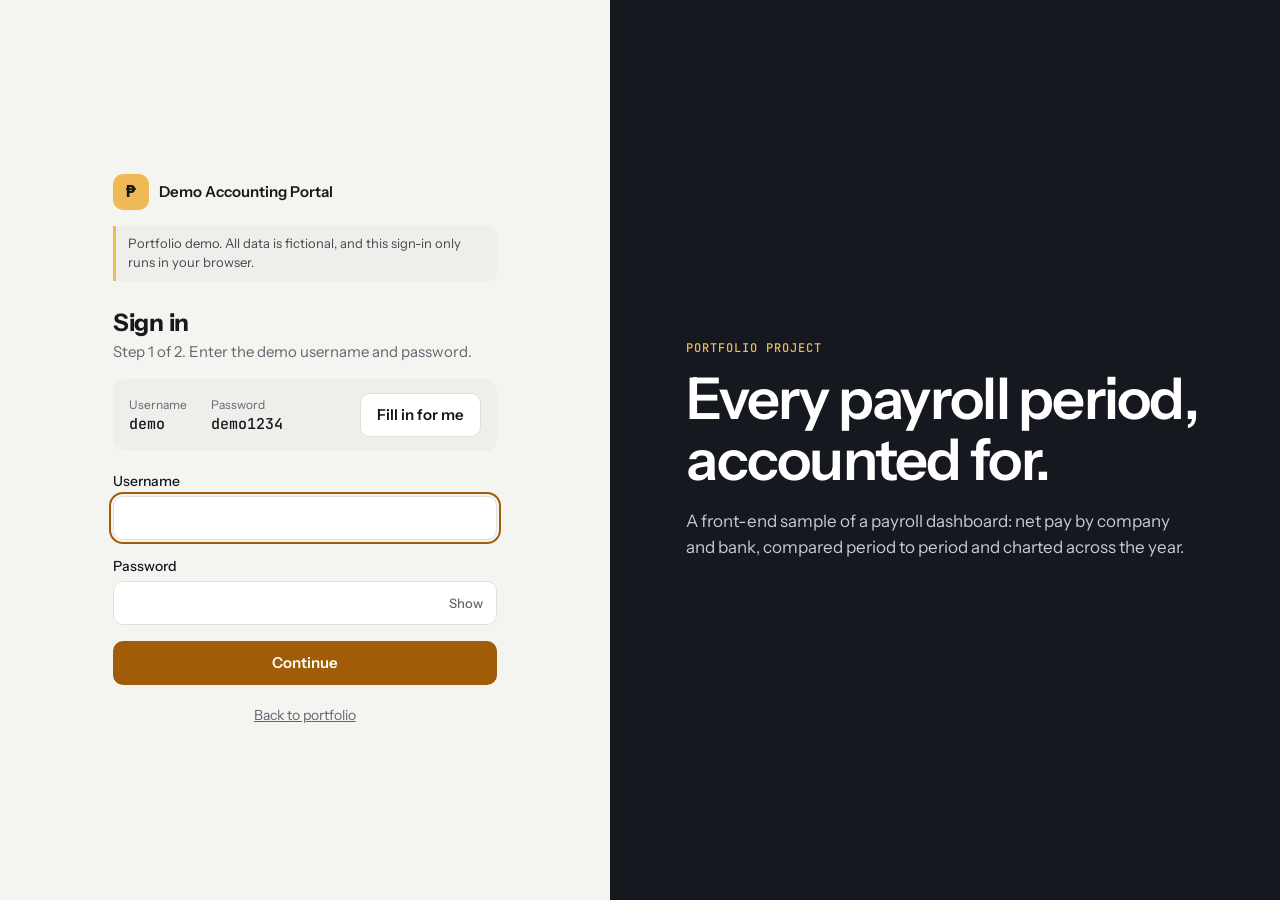
<file: accounting-demo/index.html>
<!DOCTYPE html>
<html lang="en" data-theme="light">
<head>
  <meta charset="UTF-8">
  <meta name="viewport" content="width=device-width, initial-scale=1">
  <meta name="robots" content="noindex">
  <title>Sign in | Demo Accounting Portal</title>
  <meta name="description" content="A portfolio demo of an accounting and payroll dashboard, using fictional data.">
  <script>
    try {
      var saved = localStorage.getItem('accounting-demo-theme');
      document.documentElement.dataset.theme = saved || (matchMedia('(prefers-color-scheme: dark)').matches ? 'dark' : 'light');
    } catch (e) {}
  </script>
  <link rel="preconnect" href="https://fonts.googleapis.com">
  <link rel="preconnect" href="https://fonts.gstatic.com" crossorigin>
  <link rel="stylesheet" href="https://fonts.googleapis.com/css2?family=Instrument+Sans:wght@400;500;600;700&family=JetBrains+Mono:wght@400;500;700&display=swap">
  <link rel="stylesheet" href="styles.css">
</head>
<body data-page="login">
  <main class="login">
    <section class="login-card-wrap">
      <div class="login-card">
        <p class="login-brand"><span class="brand-mark" aria-hidden="true">₱</span> Demo Accounting Portal</p>
        <p class="demo-note">Portfolio demo. All data is fictional, and this sign-in only runs in your browser.</p>

        <div id="step-password">
          <h1>Sign in</h1>
          <p class="muted">Step 1 of 2. Enter the demo username and password.</p>
          <div class="demo-creds">
            <dl>
              <div><dt>Username</dt><dd>demo</dd></div>
              <div><dt>Password</dt><dd>demo1234</dd></div>
            </dl>
            <button type="button" class="btn btn-quiet" id="fill-password">Fill in for me</button>
          </div>
          <p class="alert" id="password-error" role="alert" hidden></p>
          <form id="password-form" novalidate>
            <div class="field">
              <label for="username">Username</label>
              <input id="username" type="text" autocomplete="off" maxlength="30" autofocus>
            </div>
            <div class="field">
              <label for="password">Password</label>
              <div class="password-row">
                <input id="password" type="password" autocomplete="off">
                <button type="button" id="toggle-password" aria-pressed="false">Show</button>
              </div>
            </div>
            <button type="submit" class="btn btn-primary btn-block">Continue</button>
          </form>
        </div>

        <div id="step-code" hidden>
          <h1>Enter your code</h1>
          <p class="muted">Step 2 of 2. The real app asks for a code from an authenticator app. This demo uses a fixed one.</p>
          <div class="demo-creds">
            <dl>
              <div><dt>Demo code</dt><dd>123456</dd></div>
            </dl>
            <button type="button" class="btn btn-quiet" id="fill-code">Fill in for me</button>
          </div>
          <p class="alert" id="code-error" role="alert" hidden></p>
          <form id="code-form" novalidate>
            <div class="field">
              <label for="code">6-digit code</label>
              <input id="code" class="code-input" type="text" inputmode="numeric" autocomplete="off" maxlength="6">
            </div>
            <button type="submit" class="btn btn-primary btn-block">Verify and sign in</button>
            <button type="button" class="btn btn-text btn-block" id="back-to-password">Back</button>
          </form>
        </div>

        <p class="login-back"><a href="../">Back to portfolio</a></p>
      </div>
    </section>

    <section class="login-story" aria-label="About this demo">
      <p class="eyebrow">Portfolio project</p>
      <h2>Every payroll period, accounted for.</h2>
      <p>A front-end sample of a payroll dashboard: net pay by company and bank, compared period to period and charted across the year.</p>
    </section>
  </main>
  <script src="app.js"></script>
</body>
</html>
</file>
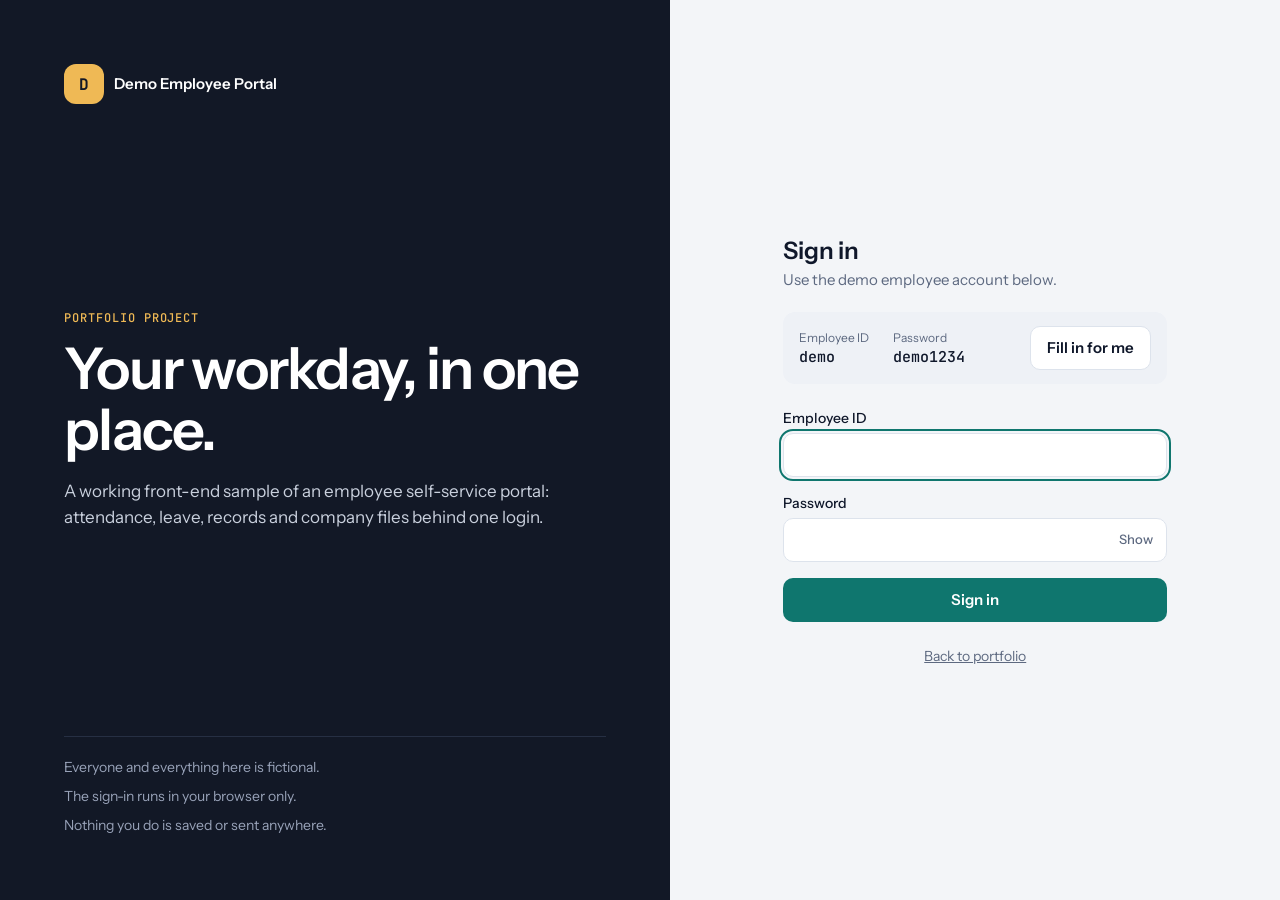
<file: portal-demo/index.html>
<!DOCTYPE html>
<html lang="en" data-theme="light">
<head>
  <meta charset="UTF-8">
  <meta name="viewport" content="width=device-width, initial-scale=1">
  <meta name="robots" content="noindex">
  <title>Sign in | Demo Employee Portal</title>
  <meta name="description" content="A portfolio demo of an employee self-service portal, using fictional data.">
  <script>
    try {
      var saved = localStorage.getItem('portal-demo-theme');
      document.documentElement.dataset.theme = saved || (matchMedia('(prefers-color-scheme: dark)').matches ? 'dark' : 'light');
    } catch (e) {}
  </script>
  <link rel="preconnect" href="https://fonts.googleapis.com">
  <link rel="preconnect" href="https://fonts.gstatic.com" crossorigin>
  <link rel="stylesheet" href="https://fonts.googleapis.com/css2?family=Instrument+Sans:wght@400;500;600;700&family=JetBrains+Mono:wght@400;500;700&display=swap">
  <link rel="stylesheet" href="styles.css">
</head>
<body data-page="login" class="login-body">
  <main class="login">
    <section class="login-story" aria-label="About this demo">
      <p class="brand"><span class="brand-mark" aria-hidden="true">D</span> Demo Employee Portal</p>
      <div>
        <p class="eyebrow">Portfolio project</p>
        <h1>Your workday, in one place.</h1>
        <p class="login-lead">A working front-end sample of an employee self-service portal: attendance, leave, records and company files behind one login.</p>
      </div>
      <ul class="login-points">
        <li>Everyone and everything here is fictional.</li>
        <li>The sign-in runs in your browser only.</li>
        <li>Nothing you do is saved or sent anywhere.</li>
      </ul>
    </section>

    <section class="login-form-wrap">
      <div class="login-card">
        <h2>Sign in</h2>
        <p class="muted">Use the demo employee account below.</p>

        <div class="demo-creds">
          <dl>
            <div><dt>Employee ID</dt><dd>demo</dd></div>
            <div><dt>Password</dt><dd>demo1234</dd></div>
          </dl>
          <button type="button" class="btn btn-quiet" id="fill-demo">Fill in for me</button>
        </div>

        <p class="alert" id="login-error" role="alert" hidden></p>

        <form id="login-form" novalidate>
          <div class="field">
            <label for="idno">Employee ID</label>
            <input id="idno" name="idno" type="text" autocomplete="off" autofocus maxlength="100">
          </div>
          <div class="field">
            <label for="password">Password</label>
            <div class="password-row">
              <input id="password" name="password" type="password" autocomplete="off">
              <button type="button" id="toggle-password" aria-pressed="false">Show</button>
            </div>
          </div>
          <button type="submit" class="btn btn-primary btn-block">Sign in</button>
        </form>

        <p class="login-back"><a href="../">Back to portfolio</a></p>
      </div>
    </section>
  </main>
  <script src="app.js"></script>
</body>
</html>
</file>
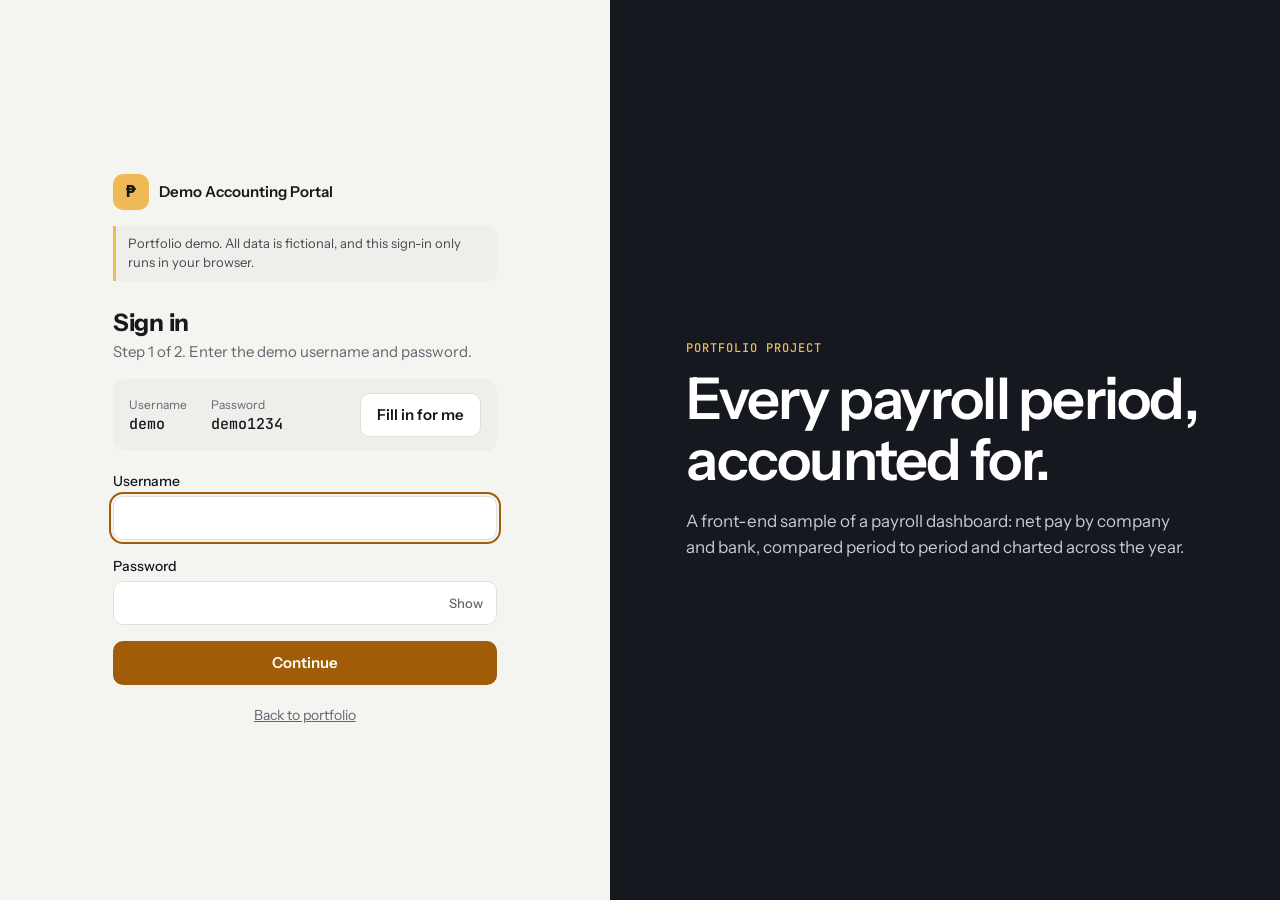
<file: accounting-demo/dashboard.html>
<!DOCTYPE html>
<html lang="en" data-theme="light">
<head>
  <meta charset="UTF-8">
  <meta name="viewport" content="width=device-width, initial-scale=1">
  <meta name="robots" content="noindex">
  <title>Dashboard | Demo Accounting Portal</title>
  <meta name="description" content="A portfolio demo of an accounting and payroll dashboard, using fictional data.">
  <script>
    // Runs before the first paint: apply the theme and send signed-out visitors to the login page
    try {
      var saved = localStorage.getItem('accounting-demo-theme');
      document.documentElement.dataset.theme = saved || (matchMedia('(prefers-color-scheme: dark)').matches ? 'dark' : 'light');
    } catch (e) {}
    try {
      if (sessionStorage.getItem('accounting-demo-auth') !== '1') location.replace('index.html');
    } catch (e) {}
  </script>
  <link rel="preconnect" href="https://fonts.googleapis.com">
  <link rel="preconnect" href="https://fonts.gstatic.com" crossorigin>
  <link rel="stylesheet" href="https://fonts.googleapis.com/css2?family=Instrument+Sans:wght@400;500;600;700&family=JetBrains+Mono:wght@400;500;700&display=swap">
  <link rel="stylesheet" href="styles.css">
</head>
<body data-page="dashboard">
  <aside class="sidebar" aria-label="Sidebar">
    <a class="sidebar-brand" href="dashboard.html"><span class="brand-mark" aria-hidden="true">₱</span> Accounting Portal</a>
    <nav id="side-menu" aria-label="Main"></nav>
    <div class="sidebar-foot">
      <div class="account-id"><strong>Morgan Reyes</strong><span>Payroll Officer</span></div>
      <a class="nav-link" href="../">Back to portfolio</a>
      <button type="button" class="nav-link" data-sign-out>Log out</button>
    </div>
  </aside>

  <dialog class="drawer" id="drawer" aria-label="Menu">
    <div class="drawer-head">
      <div class="account-id"><strong>Morgan Reyes</strong><span>Payroll Officer</span></div>
      <button type="button" class="icon-btn" id="close-drawer" aria-label="Close menu"></button>
    </div>
    <nav id="drawer-menu" aria-label="Main"></nav>
    <div class="sidebar-foot">
      <a class="nav-link" href="../">Back to portfolio</a>
      <button type="button" class="nav-link" data-sign-out>Log out</button>
    </div>
  </dialog>

  <div class="shell">
    <header class="topbar">
      <div class="topbar-left">
        <button type="button" class="icon-btn menu-btn" id="open-drawer" aria-label="Open menu"></button>
        <h1>Dashboard</h1>
      </div>
      <div class="topbar-right">
        <p class="demo-pill">Portfolio demo · fictional data</p>
        <button type="button" class="icon-btn" id="theme-toggle" aria-label="Switch theme"></button>
      </div>
    </header>

    <main class="page">
      <div class="stats">
        <section class="stat stat-hero" aria-label="Net pay this period">
          <p class="stat-label">Net pay this period</p>
          <p class="stat-value" id="net-pay"></p>
          <p class="delta" id="net-delta"></p>
          <p class="stat-foot"><span id="period-label"></span> <span class="badge" id="current-badge">Current</span></p>
        </section>
        <section class="stat" aria-label="Employees paid">
          <p class="stat-label">Employees paid</p>
          <p class="stat-value" id="employees"></p>
          <p class="stat-foot">Across 3 companies</p>
        </section>
        <section class="stat" aria-label="Net pay this year">
          <p class="stat-label" id="year-label"></p>
          <p class="stat-value" id="year-total"></p>
          <p class="stat-foot">All 3 companies</p>
        </section>
        <section class="stat" aria-label="Bank groups">
          <p class="stat-label">Bank groups</p>
          <p class="stat-value" id="bank-groups"></p>
          <p class="stat-foot">For the selected period</p>
        </section>
      </div>

      <div class="section-head">
        <div>
          <h2>Yearly overview</h2>
          <p class="muted small" id="year-sub"></p>
        </div>
        <div class="picker">
          <label for="year">Year</label>
          <select id="year"></select>
        </div>
      </div>
      <div class="graphs" id="graphs"></div>
      <details class="table-view">
        <summary>View as table</summary>
        <div class="table-scroll" tabindex="0" aria-label="Monthly net pay by company"><table id="year-table"></table></div>
      </details>

      <div class="section-head">
        <div>
          <h2>Period breakdown</h2>
          <p class="muted small">Net pay by company and bank</p>
        </div>
        <div class="picker">
          <label for="period">Payroll period</label>
          <select id="period"></select>
        </div>
      </div>
      <div class="companies" id="companies"></div>
    </main>
  </div>

  <div class="tip" id="tip" role="tooltip" hidden></div>
  <div class="toast" id="toast" role="status" aria-live="polite" hidden></div>
  <script src="app.js"></script>
</body>
</html>
</file>
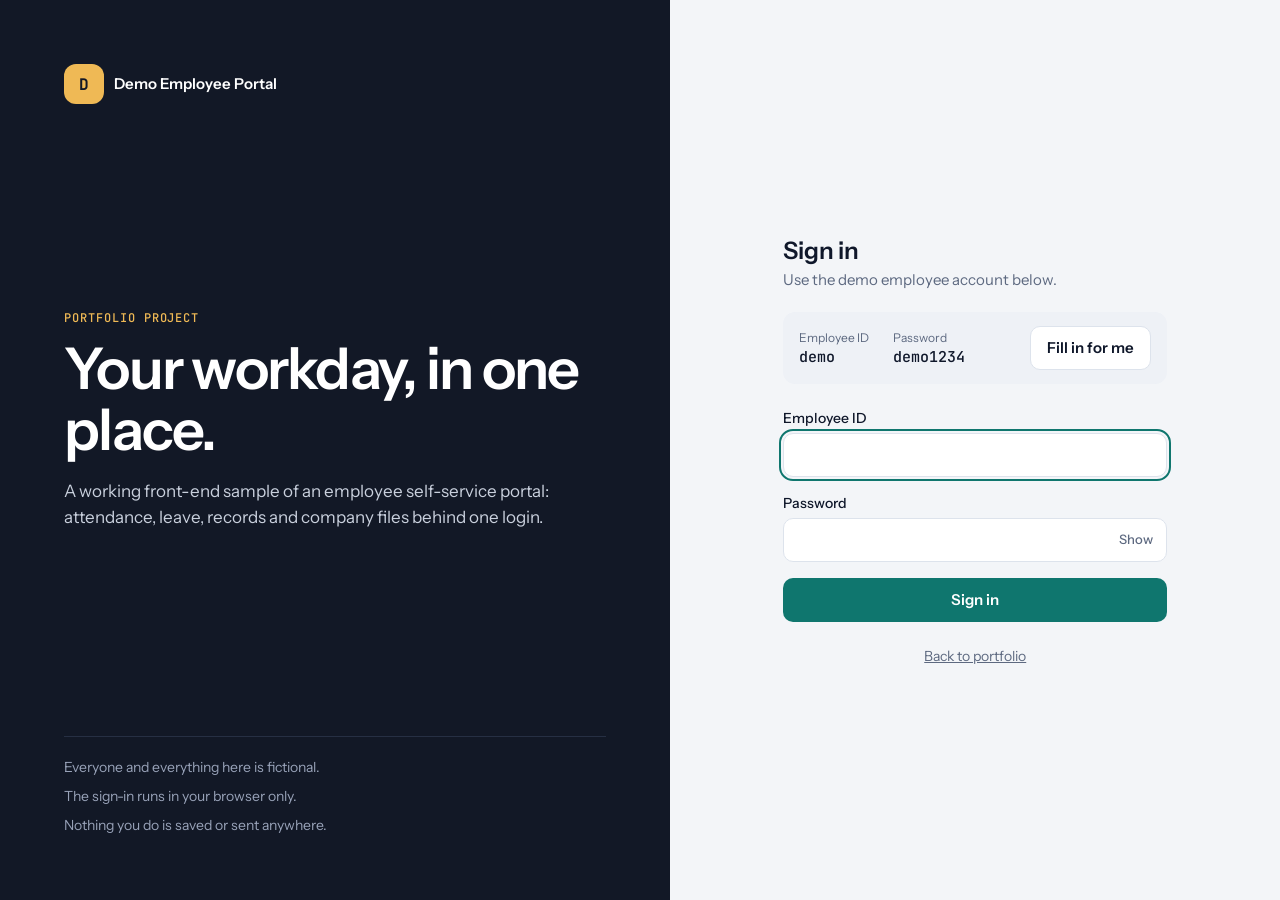
<file: portal-demo/dashboard.html>
<!DOCTYPE html>
<html lang="en" data-theme="light">
<head>
  <meta charset="UTF-8">
  <meta name="viewport" content="width=device-width, initial-scale=1">
  <meta name="robots" content="noindex">
  <title>Dashboard | Demo Employee Portal</title>
  <meta name="description" content="A portfolio demo of an employee self-service portal, using fictional data.">
  <script>
    // Runs before the first paint: apply the theme and send signed-out visitors to the login page
    try {
      var saved = localStorage.getItem('portal-demo-theme');
      document.documentElement.dataset.theme = saved || (matchMedia('(prefers-color-scheme: dark)').matches ? 'dark' : 'light');
    } catch (e) {}
    try {
      if (sessionStorage.getItem('portal-demo-auth') !== '1') location.replace('index.html');
    } catch (e) {}
  </script>
  <link rel="preconnect" href="https://fonts.googleapis.com">
  <link rel="preconnect" href="https://fonts.gstatic.com" crossorigin>
  <link rel="stylesheet" href="https://fonts.googleapis.com/css2?family=Instrument+Sans:wght@400;500;600;700&family=JetBrains+Mono:wght@400;500;700&display=swap">
  <link rel="stylesheet" href="styles.css">
</head>
<body data-page="dashboard">
  <nav class="rail" aria-label="Main">
    <a class="brand-mark" href="dashboard.html" aria-label="Demo Employee Portal home">D</a>
    <ul class="rail-menu" id="rail-menu"></ul>
    <div class="rail-foot">
      <button type="button" class="rail-btn" data-theme-toggle data-tip="Switch theme" aria-label="Switch theme"></button>
      <div class="rail-item">
        <button type="button" class="avatar" data-flyout-toggle="flyout-account" aria-expanded="false" aria-label="Account">AR</button>
        <div class="flyout flyout-up" id="flyout-account" hidden>
          <div class="account-id">
            <strong>Alex Rivera</strong>
            <span>Employee ID DEMO-0001</span>
          </div>
          <a class="menu-link" href="../">Back to portfolio</a>
          <button type="button" class="menu-link" data-sign-out>Sign out</button>
        </div>
      </div>
    </div>
  </nav>

  <header class="topbar">
    <a class="topbar-brand" href="dashboard.html"><span class="brand-mark" aria-hidden="true">D</span> Demo Portal</a>
    <div>
      <button type="button" class="rail-btn" data-theme-toggle aria-label="Switch theme"></button>
      <button type="button" class="rail-btn" id="open-drawer" aria-label="Open menu"></button>
    </div>
  </header>

  <dialog class="drawer" id="drawer" aria-label="Menu">
    <div class="drawer-head">
      <div class="account-id">
        <strong>Alex Rivera</strong>
        <span>Employee ID DEMO-0001</span>
      </div>
      <button type="button" class="icon-btn" data-close-dialog aria-label="Close menu"></button>
    </div>
    <div id="drawer-menu"></div>
    <div class="drawer-foot">
      <a class="menu-link" href="../">Back to portfolio</a>
      <button type="button" class="menu-link" data-sign-out>Sign out</button>
    </div>
  </dialog>

  <main class="page">
    <div class="greeting">
      <div>
        <p class="muted" id="today-date"></p>
        <h1 id="greeting"></h1>
        <p class="muted">Operations Associate · Operations · Sample Company</p>
      </div>
      <p class="demo-pill">Portfolio demo · fictional data · nothing is saved</p>
    </div>

    <div class="grid">
      <section class="clock span-6" aria-label="Clock">
        <div class="clock-head">
          <span class="eyebrow">Current time</span>
          <span id="clock-date"></span>
        </div>
        <p class="clock-time" id="clock-time"></p>
        <div id="clock-next"></div>
      </section>

      <section class="card span-6" aria-labelledby="today-heading">
        <h2 id="today-heading">Today</h2>
        <ol class="steps" id="steps"></ol>
        <div class="step-buttons" id="step-buttons"></div>
      </section>

      <section class="card profile span-8" aria-label="Profile">
        <div class="identity" id="identity"></div>
        <div class="details">
          <div class="tabs" role="tablist" aria-label="Profile details" id="tabs"></div>
          <div id="panels"></div>
        </div>
      </section>

      <section class="card span-4" aria-labelledby="cutoff-heading">
        <div class="card-head">
          <h2 id="cutoff-heading">This cut-off</h2>
          <span class="muted small" id="cutoff-range"></span>
        </div>
        <div class="ring-row">
          <svg viewBox="0 0 140 140" class="ring" role="img" id="ring"></svg>
          <ul class="legend-list" id="cutoff-legend"></ul>
        </div>
        <div class="stat-strip">
          <span>Paid hours so far</span>
          <strong id="paid-hours"></strong>
        </div>
      </section>

      <section class="card span-6" aria-labelledby="year-heading">
        <div class="card-head">
          <h2 id="year-heading"></h2>
          <span class="muted small" id="year-days"></span>
        </div>
        <p class="hero"><strong id="present-rate"></strong> present</p>
        <ul class="legend-inline" id="year-legend"></ul>
        <div class="bars" id="bars"></div>
        <details class="table-view">
          <summary>View as table</summary>
          <div class="table-scroll" tabindex="0" aria-label="Attendance by month"><table id="year-table"></table></div>
        </details>
      </section>

      <section class="card span-6" aria-labelledby="leave-heading">
        <div class="card-head">
          <h2 id="leave-heading">Leave credits</h2>
          <span class="muted small" id="leave-period"></span>
        </div>
        <div class="leave" id="leave"></div>
      </section>

      <section class="card span-6 scroll-card" aria-labelledby="ann-heading">
        <div class="card-head">
          <h2 id="ann-heading">Announcements</h2>
          <span class="badge" id="unread"></span>
        </div>
        <div class="scroll" id="announcements" tabindex="0" aria-label="All announcements"></div>
      </section>

      <section class="card span-6 scroll-card" aria-labelledby="points-heading">
        <div class="card-head">
          <h2 id="points-heading">Points breakdown</h2>
          <span class="muted small" id="points-total"></span>
        </div>
        <div class="scroll" id="points" tabindex="0" aria-label="Points by month"></div>
      </section>
    </div>
  </main>

  <dialog class="confirm" id="confirm" aria-labelledby="confirm-title">
    <h2 id="confirm-title"></h2>
    <p>Are you sure you want to proceed?</p>
    <div class="confirm-actions">
      <button type="button" class="btn btn-quiet" data-close-dialog>Cancel</button>
      <button type="button" class="btn btn-primary" id="confirm-submit">Submit</button>
    </div>
  </dialog>

  <div class="tip" id="tip" role="tooltip" hidden></div>
  <div class="toast" id="toast" role="status" aria-live="polite" hidden></div>
  <script src="app.js"></script>
</body>
</html>
</file>
<file: accounting-demo/styles.css>
:root {
  color-scheme: light;
  --page: #f4f4f1;
  --surface: #ffffff;
  --muted-bg: #efeeea;
  --line: #e0dfd9;
  --ink: #17181c;
  --body: #45474f;
  --subtle: #63656e;
  --side: #16181f;
  --accent: #a15c07;
  --accent-fg: #ffffff;
  --amber: #efb955;
  --error-bg: #fdecec;
  --error: #a32020;
  --series-a: #2a78d6;
  --series-b: #eb6834;
  --series-c: #1baf7a;
  --sans: "Instrument Sans", system-ui, -apple-system, "Segoe UI", sans-serif;
  --mono: "JetBrains Mono", ui-monospace, Menlo, Consolas, monospace;
}

:root[data-theme="dark"] {
  color-scheme: dark;
  --page: #0e1014;
  --surface: #171a21;
  --muted-bg: #20242d;
  --line: #2b303b;
  --ink: #f2f2ef;
  --body: #cdced3;
  --subtle: #9ea1ab;
  --side: #090b0f;
  --accent: #efb955;
  --accent-fg: #17181c;
  --error-bg: #3a1b1f;
  --error: #ffb4b4;
  --series-a: #3987e5;
  --series-b: #d95926;
  --series-c: #199e70;
}

* { box-sizing: border-box; }
[hidden] { display: none !important; }
html { -webkit-text-size-adjust: 100%; }
body { margin: 0; min-height: 100vh; background: var(--page); color: var(--body); font: 400 15px/1.5 var(--sans); -webkit-font-smoothing: antialiased; }
h1, h2, h3, p, ul, ol, dl, dd { margin: 0; padding: 0; }
ul, ol { list-style: none; }
h1, h2, h3 { color: var(--ink); }
a { color: inherit; }
button, input, select { font: inherit; color: inherit; }
button { cursor: pointer; background: none; border: 0; padding: 0; }
:focus-visible { outline: 2px solid var(--accent); outline-offset: 2px; }
svg.icon { width: 18px; height: 18px; fill: none; stroke: currentColor; stroke-width: 1.8; stroke-linecap: round; stroke-linejoin: round; flex: none; }

.muted { color: var(--subtle); }
.small { font-size: .8125rem; }
.eyebrow { font: 500 .75rem/1.4 var(--mono); letter-spacing: .08em; text-transform: uppercase; color: var(--amber); }
.brand-mark { display: inline-flex; align-items: center; justify-content: center; flex: none; width: 36px; height: 36px; border-radius: 10px; background: var(--amber); color: #17181c; font-weight: 700; }

.btn { display: inline-flex; align-items: center; justify-content: center; min-height: 44px; padding: 0 1rem; border-radius: 10px; font-weight: 600; transition: filter .15s; }
.btn-primary { background: var(--accent); color: var(--accent-fg); }
.btn-primary:hover { filter: brightness(1.08); }
.btn-quiet { background: var(--surface); border: 1px solid var(--line); color: var(--ink); }
.btn-quiet:hover { filter: brightness(.97); }
.btn-text { color: var(--subtle); font-weight: 500; }
.btn-text:hover { color: var(--ink); }
.btn-block { width: 100%; }

/* Login */
.login { min-height: 100vh; display: grid; grid-template-columns: minmax(0, 1fr) minmax(0, 1.1fr); }
.login-card-wrap { display: flex; align-items: center; justify-content: center; padding: 2rem 16px; }
.login-card { width: min(100%, 24rem); }
.login-brand { display: flex; align-items: center; gap: .625rem; color: var(--ink); font-weight: 600; }
.demo-note { margin-top: 1rem; padding: .5rem .75rem; border-left: 3px solid var(--amber); background: var(--muted-bg); border-radius: 0 8px 8px 0; font-size: .8125rem; }
.login-card h1 { margin-top: 1.5rem; font-size: 1.5rem; letter-spacing: -.01em; }
.demo-creds { display: flex; flex-wrap: wrap; align-items: center; justify-content: space-between; gap: .75rem; margin-top: 1rem; padding: .875rem 1rem; border-radius: 12px; background: var(--muted-bg); }
.demo-creds dl { display: flex; gap: 1.5rem; }
.demo-creds dt { font-size: .75rem; color: var(--subtle); }
.demo-creds dd { font: 500 .9375rem var(--mono); color: var(--ink); }
.alert { margin-top: 1rem; padding: .625rem .875rem; border-radius: 10px; background: var(--error-bg); color: var(--error); font-size: .875rem; }
#password-form, #code-form { display: grid; gap: 1rem; margin-top: 1.25rem; }
#code-form { gap: .75rem; }
.field label { display: block; margin-bottom: .25rem; font-size: .875rem; font-weight: 500; color: var(--ink); }
.field input { width: 100%; min-height: 44px; padding: 0 .75rem; border: 1px solid var(--line); border-radius: 10px; background: var(--surface); color: var(--ink); font-size: 1rem; }
.field .code-input { min-height: 56px; text-align: center; font: 500 1.5rem var(--mono); letter-spacing: .35em; padding-left: calc(.75rem + .35em); }
.password-row { position: relative; }
.password-row input { padding-right: 4rem; }
.password-row button { position: absolute; inset: 0 0 0 auto; padding: 0 .875rem; font-size: .8125rem; font-weight: 500; color: var(--subtle); }
.login-back { margin-top: 1.25rem; text-align: center; font-size: .875rem; color: var(--subtle); }
.login-story { display: flex; flex-direction: column; justify-content: center; padding: clamp(2rem, 6vw, 5rem); background: #16181f; color: #c8cad1; }
.login-story h2 { margin: .75rem 0 1.25rem; max-width: 16ch; color: #fff; font-size: clamp(2.25rem, 4.5vw, 3.75rem); line-height: 1.05; letter-spacing: -.03em; font-weight: 600; }
.login-story p:last-child { max-width: 46ch; font-size: 1.0625rem; }

/* Sidebar */
.sidebar { position: fixed; inset: 0 auto 0 0; z-index: 30; display: flex; flex-direction: column; width: 256px; padding: 16px 12px; background: var(--side); color: #c8cad1; overflow-y: auto; scrollbar-width: thin; }
.sidebar-brand { display: flex; align-items: center; gap: .625rem; padding: 4px 8px 16px; color: #fff; font-weight: 600; text-decoration: none; }
.sidebar nav { flex: 1; display: grid; align-content: start; gap: 2px; }
.nav-link, .nav-group summary { display: flex; align-items: center; gap: .625rem; width: 100%; min-height: 40px; padding: 6px 10px; border-radius: 9px; font-size: .875rem; text-align: left; text-decoration: none; cursor: pointer; color: inherit; }
.nav-group summary { list-style: none; }
.nav-group summary::-webkit-details-marker { display: none; }
.nav-group summary .chev { margin-left: auto; width: 14px; height: 14px; transition: transform .15s; }
.nav-group[open] summary .chev { transform: rotate(90deg); }
.nav-link:hover, .nav-group summary:hover { background: rgb(255 255 255 / .08); color: #fff; }
.nav-link[aria-current="page"] { background: var(--amber); color: #17181c; font-weight: 600; }
.nav-sub { display: grid; gap: 2px; padding: 2px 0 6px 28px; }
.sidebar :focus-visible { outline-color: var(--amber); }
.sidebar-foot { margin-top: 12px; padding-top: 8px; border-top: 1px solid rgb(255 255 255 / .1); }
.account-id { display: grid; padding: 6px 10px; }
.account-id strong { color: #fff; font-weight: 600; font-size: .875rem; }
.account-id span { font-size: .75rem; color: #9ea1ab; }

dialog { border: 0; padding: 0; }
dialog::backdrop { background: rgb(0 0 0 / .5); }
.drawer { margin: 0 auto 0 0; width: min(85vw, 20rem); height: 100dvh; max-height: none; padding: 12px; overflow-y: auto; background: var(--side); color: #c8cad1; }
.drawer nav { display: grid; gap: 2px; margin-top: 8px; }
.drawer :focus-visible { outline-color: var(--amber); }
.drawer-head { display: flex; align-items: center; justify-content: space-between; }
.drawer .icon-btn { color: #c8cad1; }
.drawer .sidebar-foot { margin-top: 12px; }

/* Page */
.shell { margin-left: 256px; min-width: 0; }
.topbar { position: sticky; top: 0; z-index: 20; display: flex; align-items: center; justify-content: space-between; gap: 1rem; min-height: 64px; padding: 8px 32px; background: var(--page); border-bottom: 1px solid var(--line); }
.topbar-left, .topbar-right { display: flex; align-items: center; gap: .5rem; min-width: 0; }
.topbar h1 { font-size: 1.25rem; font-weight: 600; letter-spacing: -.01em; }
.icon-btn { display: inline-flex; align-items: center; justify-content: center; flex: none; width: 44px; height: 44px; border-radius: 10px; color: var(--subtle); }
.icon-btn:hover { background: var(--muted-bg); color: var(--ink); }
.drawer .icon-btn:hover { background: rgb(255 255 255 / .08); color: #fff; }
.menu-btn { display: none; }
.demo-pill { padding: .25rem .75rem; border: 1px solid var(--line); border-radius: 999px; background: var(--surface); font-size: .75rem; color: var(--subtle); white-space: nowrap; }
.page { max-width: 90rem; margin: 0 auto; padding: 24px 32px 48px; }

.stats { display: grid; grid-template-columns: minmax(0, 1.5fr) repeat(3, minmax(0, 1fr)); gap: 14px; }
.stat { display: flex; flex-direction: column; gap: .375rem; min-width: 0; padding: 18px 20px; border: 1px solid var(--line); border-radius: 16px; background: var(--surface); }
.stat-label { font-size: .8125rem; color: var(--subtle); }
.stat-value { color: var(--ink); font-size: clamp(1.25rem, 1.9vw, 1.625rem); font-weight: 600; letter-spacing: -.02em; font-variant-numeric: tabular-nums; overflow-wrap: anywhere; }
.stat-foot { margin-top: auto; font-size: .8125rem; color: var(--subtle); }
.stat-hero { border-color: transparent; background: #16181f; color: #c8cad1; }
.stat-hero .stat-label, .stat-hero .stat-foot { color: #a9acb6; }
.stat-hero .stat-value { color: #fff; font-size: clamp(1.75rem, 2.8vw, 2.5rem); line-height: 1.15; }
.delta { display: inline-flex; flex-wrap: wrap; align-items: center; gap: .375rem; font-size: .875rem; font-weight: 500; font-variant-numeric: tabular-nums; }
.stat-hero .delta { color: var(--amber); }
.delta svg.icon { width: 15px; height: 15px; }
.badge { display: inline-block; margin-left: .25rem; padding: 0 .5rem; border-radius: 999px; background: rgb(255 255 255 / .14); color: #fff; font-size: .75rem; font-weight: 600; }

.section-head { display: flex; flex-wrap: wrap; align-items: flex-end; justify-content: space-between; gap: .75rem; margin: 28px 0 12px; }
.section-head h2 { font-size: 1.0625rem; font-weight: 600; }
.picker { display: flex; align-items: center; gap: .5rem; min-width: 0; max-width: 100%; }
.picker label { flex: none; font-size: .8125rem; color: var(--subtle); }
.picker select { min-width: 0; max-width: 100%; min-height: 40px; padding: 0 .625rem; border: 1px solid var(--line); border-radius: 9px; background: var(--surface); color: var(--ink); font-size: .875rem; }

.graphs { display: grid; grid-template-columns: repeat(3, minmax(0, 1fr)); gap: 14px; }
.graph { min-width: 0; padding: 18px 20px; border: 1px solid var(--line); border-radius: 16px; background: var(--surface); }
.graph-head { display: flex; flex-wrap: wrap; align-items: baseline; justify-content: space-between; gap: .25rem .75rem; margin-bottom: 18px; }
.graph-head h3 { display: flex; align-items: center; gap: .5rem; font-size: .9375rem; font-weight: 600; }
.graph-head strong { color: var(--ink); font-size: .9375rem; font-weight: 600; font-variant-numeric: tabular-nums; }
.swatch { flex: none; width: 12px; height: 12px; border-radius: 4px; }
.s-a { background: var(--series-a); }
.s-b { background: var(--series-b); }
.s-c { background: var(--series-c); }
.plot { position: relative; display: grid; grid-template-columns: repeat(12, minmax(0, 1fr)); height: 150px; margin-left: 42px; }
.gridline { position: absolute; left: 0; right: 0; border-top: 1px solid var(--line); }
.gridline span { position: absolute; right: 100%; margin-right: 6px; transform: translateY(-50%); font-size: .6875rem; color: var(--subtle); white-space: nowrap; font-variant-numeric: tabular-nums; }
.col { position: relative; display: flex; align-items: flex-end; justify-content: center; height: 100%; border-radius: 4px; }
.col:hover { background: color-mix(in srgb, var(--muted-bg) 70%, transparent); }
.bar { width: min(14px, 62%); border-radius: 4px 4px 0 0; }
.months { display: grid; grid-template-columns: repeat(12, minmax(0, 1fr)); margin: 6px 0 0 42px; font-size: .6875rem; color: var(--subtle); text-align: center; }
.months .current { color: var(--ink); font-weight: 700; }
.m-short { display: none; }
/* Three charts side by side leave too little room for full month names */
@media (min-width: 1280px) and (max-width: 1439px) {
  .m-full { display: none; }
  .m-short { display: inline; }
}
.table-view { margin-top: 10px; }
.table-view summary { cursor: pointer; font-size: .8125rem; color: var(--subtle); }
.table-scroll { margin-top: .5rem; max-height: 16rem; overflow: auto; border: 1px solid var(--line); border-radius: 12px; background: var(--surface); }
table { width: 100%; border-collapse: collapse; font-size: .875rem; font-variant-numeric: tabular-nums; }
th, td { padding: .625rem .875rem; border-bottom: 1px solid var(--line); text-align: right; }
tr:last-child td { border-bottom: 0; }
th:first-child, td:first-child { text-align: left; }
th { color: var(--subtle); font-size: .75rem; font-weight: 500; }

.companies { display: grid; grid-template-columns: repeat(3, minmax(0, 1fr)); gap: 14px; align-items: start; }
.company { min-width: 0; border: 1px solid var(--line); border-radius: 16px; background: var(--surface); overflow: hidden; }
.company-head { display: flex; flex-wrap: wrap; justify-content: space-between; gap: .5rem 1rem; padding: 18px 20px; border-bottom: 1px solid var(--line); }
.company-head h3 { display: flex; align-items: center; gap: .5rem; font-size: 1rem; font-weight: 600; }
.company-total { text-align: right; margin-left: auto; }
.company-total strong { display: block; color: var(--ink); font-size: 1.125rem; font-weight: 600; font-variant-numeric: tabular-nums; }
.company-total .delta { font-size: .75rem; color: var(--subtle); justify-content: flex-end; }
.bank-table tbody tr { cursor: pointer; }
.bank-table tbody tr:hover { background: var(--muted-bg); }
.bank-table button { color: var(--ink); font-weight: 500; text-align: left; }
.bank-table .amount { color: var(--ink); font-weight: 600; }
.bank-table th, .bank-table td { padding-left: 12px; padding-right: 12px; }
.bank-table th:first-child, .bank-table td:first-child { padding-left: 20px; }
.bank-table th:last-child, .bank-table td:last-child { padding-right: 20px; }

.tip { position: fixed; z-index: 60; max-width: 16rem; padding: .375rem .625rem; border-radius: 8px; background: #17181c; color: #fff; font-size: .75rem; font-weight: 500; pointer-events: none; box-shadow: 0 6px 18px rgb(0 0 0 / .25); }
.toast { position: fixed; z-index: 70; left: 50%; bottom: 24px; transform: translateX(-50%); width: max-content; max-width: calc(100vw - 32px); padding: .75rem 1.125rem; border-radius: 12px; background: #17181c; color: #fff; font-size: .875rem; font-weight: 500; box-shadow: 0 10px 28px rgb(0 0 0 / .3); }

@media (max-width: 1439px) {
  .stats { grid-template-columns: repeat(3, minmax(0, 1fr)); }
  .stat-hero { grid-column: 1 / -1; }
}

@media (max-width: 1279px) {
  .graphs, .companies { grid-template-columns: minmax(0, 1fr); }
  .plot { height: 130px; }
}

@media (max-width: 1023px) {
  .sidebar { display: none; }
  .shell { margin-left: 0; }
  .menu-btn { display: inline-flex; }
  .topbar { padding: 8px 16px 8px 8px; }
  .page { padding: 20px 16px 40px; }
  .stat-value { font-size: 1.25rem; }
  .stat-hero .stat-value { font-size: 2rem; }
}

@media (max-width: 767px) {
  .stats { grid-template-columns: minmax(0, 1fr); }
  .login { grid-template-columns: minmax(0, 1fr); }
  .login-story { display: none; }
  .login-card-wrap { align-items: flex-start; padding: 24px 16px 40px; }
  .picker { flex-direction: column; align-items: stretch; gap: .25rem; width: 100%; }
}

@media (max-width: 479px) {
  .demo-pill { display: none; }
  .bank-table th, .bank-table td { padding-left: 8px; padding-right: 8px; font-size: .8125rem; }
  .bank-table th:first-child, .bank-table td:first-child { padding-left: 14px; }
  .bank-table th:last-child, .bank-table td:last-child { padding-right: 14px; }
  .plot, .months { margin-left: 36px; }
  .months { font-size: .5625rem; }
}

@media (prefers-reduced-motion: reduce) {
  * { transition: none !important; }
}

@media (forced-colors: active) {
  .swatch, .bar { forced-color-adjust: none; }
}
</file>
<file: portal-demo/styles.css>
:root {
  color-scheme: light;
  --page: #f3f5f8;
  --surface: #ffffff;
  --muted-bg: #eef1f6;
  --line: #dde3ec;
  --ink: #0f172a;
  --body: #414c60;
  --subtle: #5d6980;
  --rail: #121826;
  --accent: #0f766e;
  --accent-fg: #ffffff;
  --amber: #efb955;
  --error-bg: #fdecec;
  --error: #a32020;
  --series-present: #2a78d6;
  --series-absent: #eb6834;
  --series-leave: #1baf7a;
  --track: #e6eaf1;
  --sans: "Instrument Sans", system-ui, -apple-system, "Segoe UI", sans-serif;
  --mono: "JetBrains Mono", ui-monospace, Menlo, Consolas, monospace;
}

:root[data-theme="dark"] {
  color-scheme: dark;
  --page: #0b0f19;
  --surface: #121826;
  --muted-bg: #1b2334;
  --line: #262f43;
  --ink: #f1f4f9;
  --body: #c9d0dd;
  --subtle: #98a2b8;
  --rail: #070a11;
  --accent: #62d3b8;
  --accent-fg: #0b0f19;
  --error-bg: #3a1b1f;
  --error: #ffb4b4;
  --series-present: #3987e5;
  --series-absent: #d95926;
  --series-leave: #199e70;
  --track: #232c40;
}

* { box-sizing: border-box; }
[hidden] { display: none !important; }
html { -webkit-text-size-adjust: 100%; }
body { margin: 0; min-height: 100vh; background: var(--page); color: var(--body); font: 400 15px/1.5 var(--sans); -webkit-font-smoothing: antialiased; }
h1, h2, p, ul, ol, dl, dd { margin: 0; padding: 0; }
ul, ol { list-style: none; }
h1, h2 { color: var(--ink); }
h2 { font-size: 1rem; font-weight: 600; }
a { color: inherit; }
button, input { font: inherit; color: inherit; }
button { cursor: pointer; background: none; border: 0; padding: 0; }
button:disabled { cursor: default; }
:focus-visible { outline: 2px solid var(--accent); outline-offset: 2px; }
svg.icon { width: 20px; height: 20px; fill: none; stroke: currentColor; stroke-width: 1.8; stroke-linecap: round; stroke-linejoin: round; flex: none; }

.muted { color: var(--subtle); }
.small { font-size: .8125rem; }
.eyebrow { font: 500 .75rem/1.4 var(--mono); letter-spacing: .08em; text-transform: uppercase; color: var(--amber); }

.brand { display: flex; align-items: center; gap: .625rem; font-weight: 600; color: #fff; }
.brand-mark { display: inline-flex; align-items: center; justify-content: center; flex: none; width: 40px; height: 40px; border-radius: 12px; background: var(--amber); color: #121826; font: 700 1rem var(--mono); text-decoration: none; }

.btn { display: inline-flex; align-items: center; justify-content: center; min-height: 44px; padding: 0 1rem; border-radius: 10px; font-weight: 600; transition: filter .15s, background .15s; }
.btn-primary { background: var(--accent); color: var(--accent-fg); }
.btn-primary:hover { filter: brightness(1.08); }
.btn-quiet { background: var(--muted-bg); color: var(--ink); }
.btn-quiet:hover { filter: brightness(.97); }
.btn-block { width: 100%; }

/* Login */
.login { min-height: 100vh; display: grid; grid-template-columns: minmax(0, 1.1fr) minmax(0, 1fr); }
.login-story { display: flex; flex-direction: column; justify-content: space-between; gap: 3rem; padding: clamp(2rem, 5vw, 4rem); background: #121826; color: #c9d0dd; }
.login-story h1 { margin-top: .75rem; max-width: 14ch; color: #fff; font-size: clamp(2.25rem, 4.5vw, 3.75rem); line-height: 1.05; letter-spacing: -.03em; font-weight: 600; }
.login-lead { margin-top: 1.25rem; max-width: 46ch; font-size: 1.0625rem; }
.login-points { display: grid; gap: .5rem; font-size: .875rem; color: #98a2b8; border-top: 1px solid #262f43; padding-top: 1.25rem; }
.login-form-wrap { display: flex; align-items: center; justify-content: center; padding: 2rem 16px; }
.login-card { width: min(100%, 24rem); }
.login-card h2 { font-size: 1.5rem; letter-spacing: -.01em; }
.demo-creds { display: flex; flex-wrap: wrap; align-items: center; justify-content: space-between; gap: .75rem; margin-top: 1.25rem; padding: .875rem 1rem; border-radius: 12px; background: var(--muted-bg); }
.demo-creds dl { display: flex; gap: 1.5rem; }
.demo-creds dt { font-size: .75rem; color: var(--subtle); }
.demo-creds dd { font: 500 .9375rem var(--mono); color: var(--ink); }
.demo-creds .btn-quiet { background: var(--surface); border: 1px solid var(--line); }
.alert { margin-top: 1rem; padding: .625rem .875rem; border-radius: 10px; background: var(--error-bg); color: var(--error); font-size: .875rem; }
#login-form { display: grid; gap: 1rem; margin-top: 1.5rem; }
.field label { display: block; margin-bottom: .25rem; font-size: .875rem; font-weight: 500; color: var(--ink); }
.field input { width: 100%; min-height: 44px; padding: 0 .75rem; border: 1px solid var(--line); border-radius: 10px; background: var(--surface); color: var(--ink); font-size: 1rem; }
.password-row { position: relative; }
.password-row input { padding-right: 4rem; }
.password-row button { position: absolute; inset: 0 0 0 auto; padding: 0 .875rem; font-size: .8125rem; font-weight: 500; color: var(--subtle); }
.login-back { margin-top: 1.5rem; text-align: center; font-size: .875rem; color: var(--subtle); }

/* Rail and menus */
.rail { position: fixed; inset: 16px auto 16px 16px; z-index: 40; display: flex; flex-direction: column; align-items: center; width: 68px; padding: 14px 0; border-radius: 18px; background: var(--rail); box-shadow: 0 10px 30px rgb(0 0 0 / .18); }
.rail-menu { flex: 1; display: flex; flex-direction: column; align-items: center; gap: 6px; margin-top: 20px; }
.rail-foot { display: flex; flex-direction: column; align-items: center; gap: 10px; }
.rail-item { position: relative; }
.rail-btn { display: inline-flex; align-items: center; justify-content: center; width: 44px; height: 44px; border-radius: 12px; color: rgb(255 255 255 / .62); transition: background .15s, color .15s; }
.rail-btn:hover, .rail-btn[aria-expanded="true"] { background: rgb(255 255 255 / .1); color: #fff; }
.rail-btn[aria-current="page"] { background: #fff; color: #121826; }
.rail :focus-visible, .topbar :focus-visible { outline-color: var(--amber); }
.avatar { width: 40px; height: 40px; border-radius: 50%; background: rgb(255 255 255 / .16); color: #fff; font-size: .75rem; font-weight: 600; }
.avatar:hover, .avatar[aria-expanded="true"] { box-shadow: 0 0 0 2px rgb(255 255 255 / .5); }
.flyout { position: absolute; left: calc(100% + 16px); top: 0; width: 256px; padding: 8px; border: 1px solid var(--line); border-radius: 16px; background: var(--surface); color: var(--body); box-shadow: 0 14px 34px rgb(0 0 0 / .2); }
.flyout-up { top: auto; bottom: 0; }
.menu-title { padding: 8px 12px 4px; font-size: .75rem; font-weight: 600; letter-spacing: .06em; text-transform: uppercase; color: var(--subtle); }
.menu-link { display: flex; align-items: center; justify-content: space-between; gap: .5rem; width: 100%; min-height: 40px; padding: 6px 12px; border-radius: 9px; font-size: .875rem; text-align: left; text-decoration: none; color: var(--body); }
.menu-link:hover { background: var(--muted-bg); color: var(--ink); }
.menu-link[aria-current="page"] { background: var(--muted-bg); color: var(--ink); font-weight: 600; }
.account-id { display: grid; padding: 8px 12px; }
.account-id strong { color: var(--ink); font-weight: 600; }
.account-id span { font-size: .75rem; color: var(--subtle); }

.topbar { display: none; position: sticky; top: 0; z-index: 30; align-items: center; justify-content: space-between; padding: 8px 16px; background: var(--rail); color: #fff; }
.topbar > div { display: flex; }
.topbar-brand { display: flex; align-items: center; gap: .5rem; font-weight: 600; text-decoration: none; }
.topbar .brand-mark { width: 32px; height: 32px; border-radius: 9px; font-size: .875rem; }

dialog { color: var(--body); background: var(--surface); border: 0; padding: 0; }
dialog::backdrop { background: rgb(0 0 0 / .5); }
.drawer { margin: 0 0 0 auto; width: min(85vw, 20rem); height: 100dvh; max-height: none; overflow-y: auto; }
.drawer-head { display: flex; align-items: center; justify-content: space-between; padding: 8px; border-bottom: 1px solid var(--line); }
#drawer-menu { display: grid; gap: 12px; padding: 12px 8px; }
.drawer-foot { padding: 8px; border-top: 1px solid var(--line); }
.icon-btn { display: inline-flex; align-items: center; justify-content: center; width: 44px; height: 44px; border-radius: 10px; color: var(--subtle); }
.icon-btn:hover { background: var(--muted-bg); }
.confirm { margin: auto; width: min(90vw, 24rem); padding: 1.5rem; border-radius: 20px; text-align: center; }
.confirm h2 { font-size: 1.375rem; }
.confirm p { margin-top: .5rem; }
.confirm-actions { display: grid; grid-template-columns: 1fr 1fr; gap: .75rem; margin-top: 1.5rem; }

/* Dashboard */
.page { max-width: 96rem; margin: 0 auto; padding: 32px 32px 48px 116px; }
.greeting { display: flex; flex-wrap: wrap; align-items: flex-end; justify-content: space-between; gap: 1rem; }
.greeting h1 { margin: .25rem 0; font-size: clamp(1.5rem, 3vw, 2rem); font-weight: 600; letter-spacing: -.02em; }
.demo-pill { padding: .375rem .875rem; border: 1px solid var(--line); border-radius: 999px; background: var(--surface); font-size: .8125rem; color: var(--subtle); }
.grid { display: grid; grid-template-columns: repeat(12, minmax(0, 1fr)); gap: 16px; margin-top: 24px; }
.span-4 { grid-column: span 4; }
.span-6 { grid-column: span 6; }
.span-8 { grid-column: span 8; }
.card { display: flex; flex-direction: column; gap: 1.125rem; min-width: 0; padding: 22px; border: 1px solid var(--line); border-radius: 20px; background: var(--surface); }
.card-head { display: flex; flex-wrap: wrap; align-items: baseline; justify-content: space-between; gap: .5rem; }

.clock { display: flex; flex-direction: column; gap: 1rem; min-width: 0; padding: 24px; border-radius: 20px; background: #121826; color: #fff; container-type: inline-size; }
.clock-head { display: flex; flex-wrap: wrap; align-items: center; justify-content: space-between; gap: .5rem; font-size: .875rem; color: #98a2b8; }
.clock-time { font: 700 calc(15cqw - 2px)/1 var(--mono); letter-spacing: -.03em; white-space: nowrap; font-variant-numeric: tabular-nums; }
.clock-time span { margin-left: .15em; font-size: .45em; }
#clock-next { margin-top: auto; }
.clock-main { display: flex; align-items: center; justify-content: center; gap: .75rem; width: 100%; min-height: 60px; border-radius: 14px; background: var(--amber); color: #121826; font-size: 1.1875rem; font-weight: 700; }
.clock-main:hover { filter: brightness(1.05); }
.clock-main:focus-visible { outline-color: #fff; }
.clock-done { padding: 1rem; border-radius: 14px; background: rgb(255 255 255 / .1); text-align: center; font-weight: 600; }

.steps { display: grid; grid-template-columns: repeat(4, minmax(0, 1fr)); gap: .5rem; }
.steps li { display: flex; flex-direction: column; align-items: center; gap: .375rem; text-align: center; font-size: .75rem; color: var(--subtle); }
.step-dot { display: flex; align-items: center; justify-content: center; width: 48px; height: 48px; border-radius: 50%; border: 2px dashed var(--line); color: var(--subtle); }
.step-dot.done { border: 0; background: var(--muted-bg); color: var(--accent); }
.step-dot.next { border: 0; background: var(--amber); color: #121826; box-shadow: 0 0 0 4px color-mix(in srgb, var(--amber) 30%, transparent); }
.step-state { font-size: .875rem; color: var(--subtle); }
.step-state.done, .step-state.next { color: var(--ink); font-weight: 600; font-variant-numeric: tabular-nums; }
.step-buttons { display: grid; grid-template-columns: 1fr 1fr; gap: .5rem; margin-top: auto; }
.step-btn { min-height: 44px; border-radius: 11px; background: var(--muted-bg); color: var(--ink); font-size: .875rem; font-weight: 600; }
.step-btn:hover:not(:disabled) { filter: brightness(.97); }
.step-btn.next { background: var(--accent); color: var(--accent-fg); }
.step-btn:disabled { color: var(--subtle); font-weight: 500; }

.profile { display: grid; grid-template-columns: minmax(0, 18rem) minmax(0, 1fr); gap: 1.25rem; padding: 18px; }
.identity { display: flex; flex-direction: column; gap: 1rem; padding: 18px; border-radius: 16px; background: var(--muted-bg); }
.identity-top { display: flex; align-items: center; gap: .875rem; }
.identity-avatar { display: flex; align-items: center; justify-content: center; flex: none; width: 60px; height: 60px; border-radius: 50%; background: var(--accent); color: var(--accent-fg); font-size: 1.125rem; font-weight: 600; }
.identity-name { color: var(--ink); font-weight: 600; }
.pill { display: inline-block; margin-top: .125rem; padding: .0625rem .5rem; border-radius: 999px; background: var(--surface); color: var(--ink); font-size: .75rem; font-weight: 500; }
.service { padding: .875rem; border-radius: 12px; background: var(--surface); }
.service strong { display: block; color: var(--ink); font-size: 1.0625rem; font-weight: 600; }
.milestones { display: grid; gap: .5rem; font-size: .875rem; }
.milestones li { display: flex; justify-content: space-between; gap: .75rem; }
.milestones span:last-child { color: var(--ink); text-align: right; }
.details { min-width: 0; padding: 4px 0; }
.tabs { display: inline-flex; gap: 4px; max-width: 100%; overflow-x: auto; padding: 4px; border-radius: 999px; background: var(--muted-bg); }
.tab { min-height: 36px; padding: 0 1rem; border-radius: 999px; font-size: .875rem; font-weight: 500; white-space: nowrap; color: var(--subtle); }
.tab:hover { color: var(--ink); }
.tab[aria-selected="true"] { background: var(--surface); color: var(--ink); box-shadow: 0 1px 3px rgb(0 0 0 / .12); }
.tiles { display: grid; grid-template-columns: repeat(2, minmax(0, 1fr)); gap: .5rem; margin-top: 1rem; }
.tile { min-width: 0; padding: .75rem 1rem; border-radius: 12px; background: var(--muted-bg); }
.tile dt, .tile .tile-label { font-size: .75rem; color: var(--subtle); }
.tile dd, .tile .tile-value { display: block; overflow-wrap: anywhere; color: var(--ink); font-size: .875rem; font-weight: 500; }
.tile dd.mono { font-family: var(--mono); }
.tile.row { display: flex; justify-content: space-between; gap: .75rem; font-size: .875rem; }
.tile.total { background: var(--accent); color: var(--accent-fg); font-weight: 600; }
.reveal { display: inline-flex; align-items: center; gap: .5rem; min-height: 40px; margin-top: .75rem; padding: 0 1rem; border-radius: 999px; background: var(--muted-bg); font-size: .875rem; color: var(--ink); }

.ring-row { display: flex; flex: 1; flex-wrap: wrap; align-items: center; gap: 1.5rem; }
.ring { width: 144px; height: 144px; flex: none; }
.ring circle { fill: none; stroke-width: 16; }
.ring .track { stroke: var(--track); }
.ring text { text-anchor: middle; font-family: var(--sans); }
.ring .ring-value { fill: var(--ink); font-size: 30px; font-weight: 700; }
.ring .ring-label { fill: var(--subtle); font-size: 11px; }
.legend-list { flex: 1; display: grid; gap: .625rem; min-width: 9rem; font-size: .875rem; }
.legend-list li { display: flex; align-items: center; gap: .625rem; }
.legend-list span:nth-child(2) { flex: 1; }
.legend-list strong { color: var(--ink); font-weight: 600; font-variant-numeric: tabular-nums; }
.swatch { flex: none; width: 12px; height: 12px; border-radius: 4px; }
.swatch.hollow { background: transparent; border: 2px solid var(--subtle); }
.s-present { background: var(--series-present); }
.s-absent { background: var(--series-absent); }
.s-leave { background: var(--series-leave); }
.stat-strip { display: flex; flex-wrap: wrap; align-items: baseline; justify-content: space-between; gap: .5rem; padding: .75rem 1rem; border-radius: 12px; background: var(--muted-bg); font-size: .875rem; }
.stat-strip strong { color: var(--ink); font-size: 1.5rem; font-weight: 600; font-variant-numeric: tabular-nums; }

.hero strong { color: var(--ink); font-size: 3rem; line-height: 1; font-weight: 600; letter-spacing: -.03em; font-variant-numeric: tabular-nums; }
.legend-inline { display: flex; flex-wrap: wrap; gap: .25rem 1.25rem; font-size: .875rem; }
.legend-inline li { display: flex; align-items: center; gap: .5rem; }
.legend-inline strong { color: var(--ink); font-weight: 600; font-variant-numeric: tabular-nums; }
.bars { position: relative; display: grid; grid-template-columns: repeat(12, minmax(0, 1fr)); height: 176px; padding: 0 0 22px 24px; }
.bars-grid { position: absolute; inset: 0 0 22px 0; pointer-events: none; }
.bars-grid div { position: absolute; left: 24px; right: 0; border-top: 1px solid var(--line); }
.bars-grid span { position: absolute; left: -24px; top: -8px; font-size: .6875rem; color: var(--subtle); font-variant-numeric: tabular-nums; }
.bar-col { position: relative; display: flex; flex-direction: column; justify-content: flex-end; align-items: center; gap: 2px; height: 100%; border-radius: 6px; }
.bar-col:hover { background: color-mix(in srgb, var(--muted-bg) 70%, transparent); }
.bar-seg { flex: none; width: min(14px, 60%); }
.bar-col .bar-seg:first-child { border-radius: 4px 4px 0 0; }
.bar-label { position: absolute; bottom: -22px; font-size: .6875rem; color: var(--subtle); }
.bar-col.current .bar-label { color: var(--ink); font-weight: 700; }
.table-view summary { cursor: pointer; font-size: .8125rem; color: var(--subtle); }
.table-scroll { margin-top: .5rem; max-height: 14rem; overflow: auto; }
table { width: 100%; border-collapse: collapse; font-size: .8125rem; font-variant-numeric: tabular-nums; }
th, td { padding: .375rem .5rem; border-bottom: 1px solid var(--line); text-align: right; }
th:first-child, td:first-child { text-align: left; }
th { color: var(--subtle); font-weight: 500; }

.leave-row, .leave-head { display: grid; grid-template-columns: minmax(0, 1fr) repeat(3, 3.75rem); gap: .5rem; align-items: center; }
.leave-head { padding-bottom: .5rem; border-bottom: 1px solid var(--line); font-size: .75rem; font-weight: 500; color: var(--subtle); }
.leave-head span:not(:first-child), .leave-row span:not(:first-child) { text-align: right; font-variant-numeric: tabular-nums; }
.leave details { border-bottom: 1px solid var(--line); }
.leave details:last-child { border-bottom: 0; }
.leave summary { padding: .75rem 0; cursor: pointer; list-style: none; font-size: .875rem; }
.leave summary::-webkit-details-marker { display: none; }
.leave summary span:first-child { display: flex; align-items: center; gap: .375rem; font-weight: 500; color: var(--body); }
.leave summary span:last-child { color: var(--ink); font-weight: 600; }
.chev { width: 14px; height: 14px; color: var(--subtle); transition: transform .15s; }
details[open] > summary .chev { transform: rotate(90deg); }
.leave-dates { display: flex; flex-wrap: wrap; gap: .375rem; padding: 0 0 .75rem 1.25rem; font-size: .75rem; }
.leave-dates span { padding: .125rem .5rem; border-radius: 6px; background: var(--muted-bg); color: var(--body); }

.scroll-card { max-height: 25rem; }
.scroll { flex: 1; min-height: 0; overflow-y: auto; margin-right: -8px; padding-right: 8px; scrollbar-width: thin; }
.badge { padding: .0625rem .5rem; border-radius: 999px; background: var(--muted-bg); color: var(--ink); font-size: .75rem; font-weight: 600; }
.announcement { padding: .75rem 0; border-bottom: 1px solid var(--line); }
.announcement:last-child { border-bottom: 0; }
.announcement summary { display: flex; align-items: flex-start; justify-content: space-between; gap: .75rem; cursor: pointer; list-style: none; }
.announcement summary::-webkit-details-marker { display: none; }
.announcement-meta { display: flex; align-items: center; gap: .375rem; font-size: .75rem; color: var(--subtle); }
.unread-dot { width: 7px; height: 7px; border-radius: 50%; background: var(--accent); }
.announcement-title { display: block; margin-top: .125rem; color: var(--ink); font-size: .875rem; font-weight: 500; }
.announcement p { margin-top: .5rem; font-size: .875rem; }
.points-month { position: sticky; top: 0; padding: .375rem 0; background: var(--surface); font-size: .75rem; font-weight: 500; letter-spacing: .06em; text-transform: uppercase; color: var(--subtle); }
.points li { display: flex; justify-content: space-between; gap: 1rem; padding: .5rem 0; border-bottom: 1px solid var(--line); font-size: .875rem; }
.points li:last-child { border-bottom: 0; }
.points strong { color: var(--ink); font-weight: 600; font-variant-numeric: tabular-nums; }
.empty { padding: 2rem 0; text-align: center; font-size: .875rem; color: var(--subtle); }

.tip { position: fixed; z-index: 60; max-width: 16rem; padding: .375rem .625rem; border-radius: 8px; background: #0f172a; color: #fff; font-size: .75rem; font-weight: 500; pointer-events: none; box-shadow: 0 6px 18px rgb(0 0 0 / .25); }
.toast { position: fixed; z-index: 70; left: 50%; bottom: 24px; transform: translateX(-50%); width: max-content; max-width: calc(100vw - 32px); padding: .75rem 1.125rem; border-radius: 12px; background: #0f172a; color: #fff; font-size: .875rem; font-weight: 500; box-shadow: 0 10px 28px rgb(0 0 0 / .3); }

@media (min-width: 1280px) and (max-width: 1439px) {
  .tab { padding: 0 .5rem; font-size: .8125rem; }
}

@media (max-width: 1279px) {
  .span-4, .span-6, .span-8 { grid-column: span 12; }
  .clock.span-6, .card.span-6 { grid-column: span 6; }
  .profile.span-8 { grid-column: span 12; }
}

@media (max-width: 1023px) {
  .rail { display: none; }
  .topbar { display: flex; }
  .page { padding: 24px 16px 40px; }
}

@media (max-width: 767px) {
  .clock.span-6, .card.span-6 { grid-column: span 12; }
  .profile { grid-template-columns: minmax(0, 1fr); }
  .login { grid-template-columns: minmax(0, 1fr); }
  .login-story { gap: 1.5rem; padding: 24px 16px; }
  .login-points { display: none; }
  .login-form-wrap { align-items: flex-start; padding: 24px 16px 40px; }
}

@media (max-width: 479px) {
  .tiles { grid-template-columns: minmax(0, 1fr); }
  .leave-row, .leave-head { grid-template-columns: minmax(0, 1fr) repeat(3, 2.75rem); }
  .bars { padding-left: 20px; }
  .bars-grid div { left: 20px; }
  .bars-grid span { left: -20px; }
  .bar-label { font-size: .5625rem; }
}

@media (prefers-reduced-motion: reduce) {
  * { transition: none !important; }
}

@media (forced-colors: active) {
  .swatch, .bar-seg { forced-color-adjust: none; }
}
</file>
